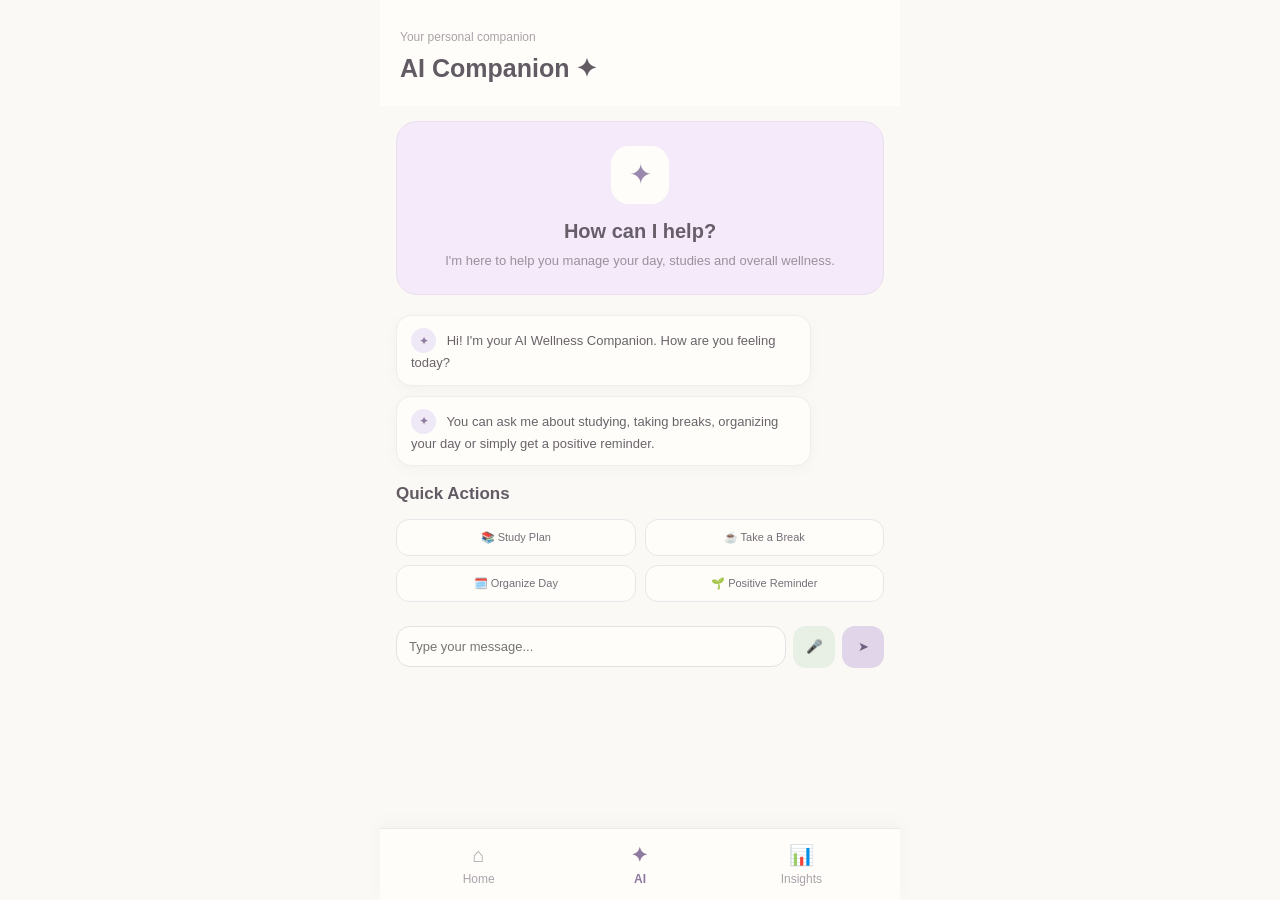
<file: ai.html>
<!DOCTYPE html>
<html lang="en">

<head>

    <meta charset="UTF-8">

    <meta
        name="viewport"
        content="width=device-width, initial-scale=1.0">

    <title>AI Companion</title>

    <link
        rel="stylesheet"
        href="style.css">

</head>


<body>


    <!-- ================= HEADER ================= -->

    <header class="screen-header">

        <p class="small-text">
            Your personal companion
        </p>

        <h1>
            AI Companion ✦
        </h1>

    </header>


    <!-- ================= INTRO ================= -->

    <div class="ai-intro">

        <div class="large-ai-icon">
            ✦
        </div>

        <h2>
            How can I help?
        </h2>

        <p>
            I'm here to help you manage your day,
            studies and overall wellness.
        </p>

    </div>


    <!-- ================= CHAT ================= -->

    <div
        class="chat-area"
        id="chatArea">


        <div class="ai-message">

            <span class="ai-avatar">
                ✦
            </span>

            <span>
                Hi! I'm your AI Wellness Companion.
                How are you feeling today?
            </span>

        </div>


        <div class="ai-message">

            <span class="ai-avatar">
                ✦
            </span>

            <span>
                You can ask me about studying,
                taking breaks, organizing your day
                or simply get a positive reminder.
            </span>

        </div>


    </div>


    <!-- ================= QUICK ACTIONS ================= -->

    <section class="section">

        <h2 class="section-title">
            Quick Actions
        </h2>


        <div class="quick-prompts">


            <button
                onclick="sendPrompt('Create a simple study plan')">

                📚 Study Plan

            </button>


            <button
                onclick="sendPrompt('I want to take a break')">

                ☕ Take a Break

            </button>


            <button
                onclick="sendPrompt('Help me organize my day')">

                🗓️ Organize Day

            </button>


            <button
                onclick="sendPrompt('Give me a positive reminder')">

                🌱 Positive Reminder

            </button>


        </div>

    </section>


    <!-- ================= CHAT INPUT ================= -->

    <div class="chat-input">


        <input
            type="text"
            id="messageInput"
            placeholder="Type your message..."
            onkeydown="handleEnter(event)"
        >


        <button
            class="mic"
            onclick="startVoice()">

            🎤

        </button>


        <button
            class="send"
            onclick="sendMessage()">

            ➤

        </button>


    </div>


    <!-- ================= BOTTOM NAV ================= -->

    <nav class="bottom-nav">


        <a
            href="home.html"
            class="nav-item">

            <span class="nav-icon">
                ⌂
            </span>

            <span class="nav-text">
                Home
            </span>

        </a>


        <a
            href="ai.html"
            class="nav-item active">

            <span class="nav-icon">
                ✦
            </span>

            <span class="nav-text">
                AI
            </span>

        </a>


        <a
            href="insights.html"
            class="nav-item">

            <span class="nav-icon">
                📊
            </span>

            <span class="nav-text">
                Insights
            </span>

        </a>


    </nav>


    <!-- ================= JAVASCRIPT ================= -->

    <script src="script.js"></script>

</body>

</html>
</file>
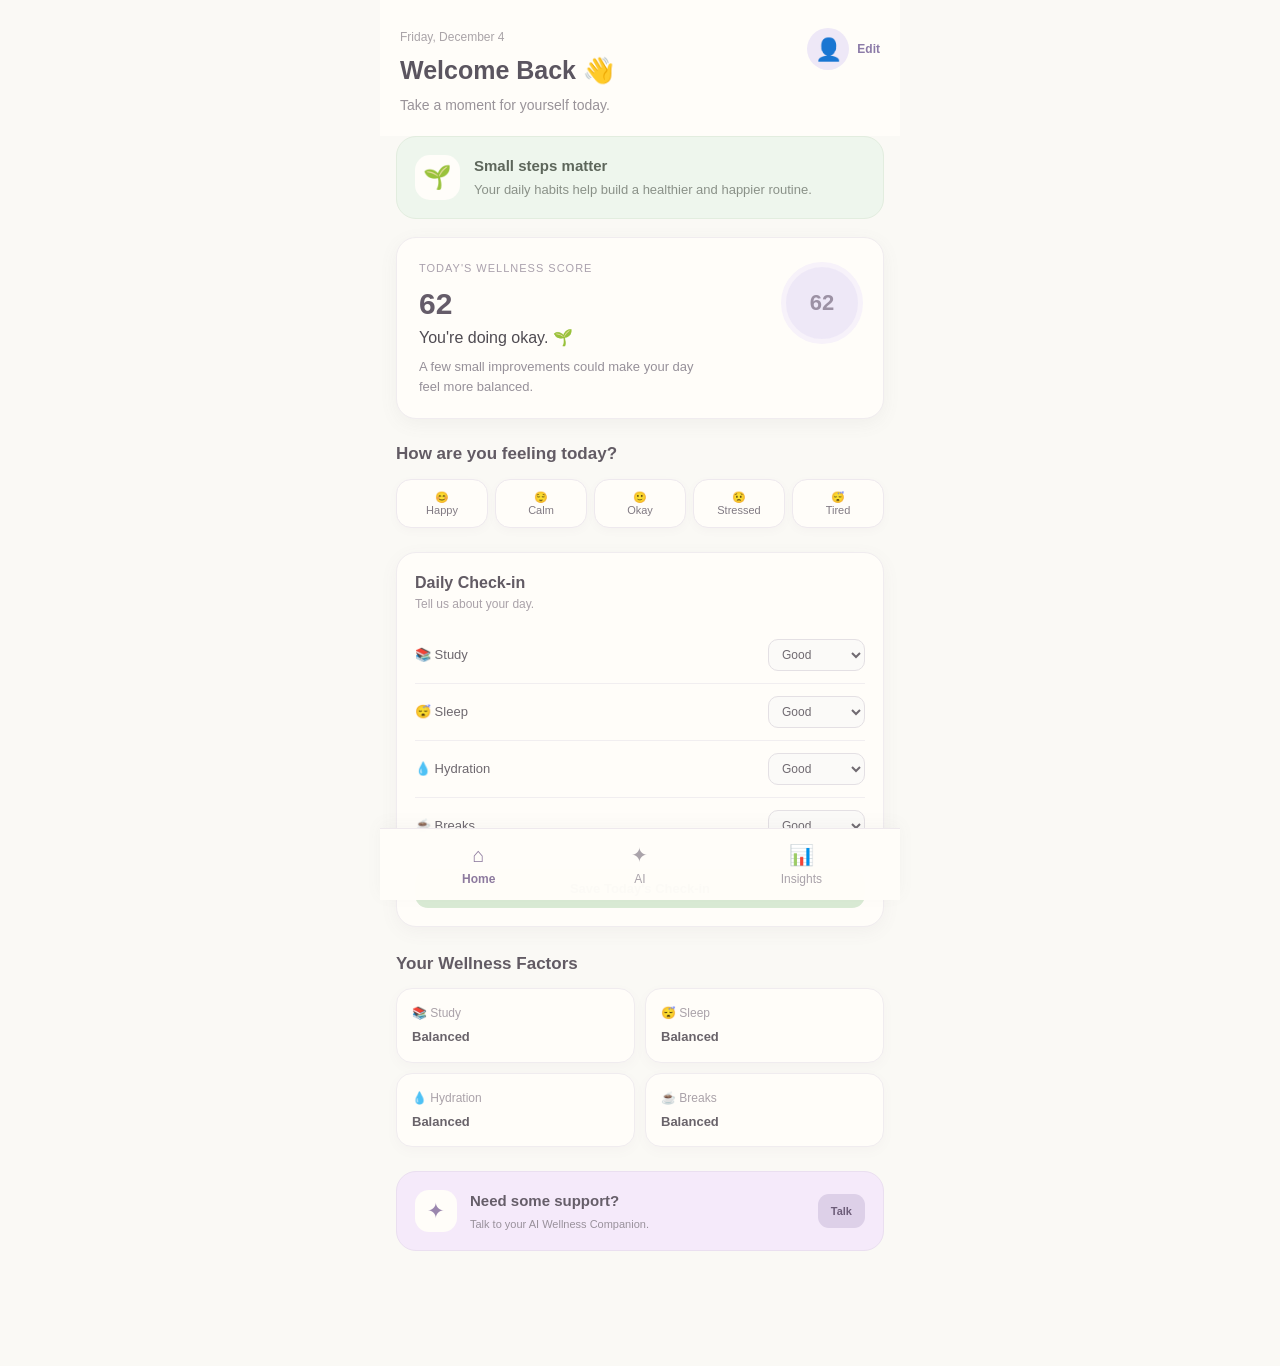
<file: home.html>
<!DOCTYPE html>
<html lang="en">

<head>
    <meta charset="UTF-8">
    <meta name="viewport" content="width=device-width, initial-scale=1.0">

    <title>AI Wellness Companion</title>

    <link rel="stylesheet" href="style.css">
</head>

<body>

    <!-- ================= HEADER ================= -->

    <header class="header">

        <p class="date" id="todayDate"></p>

        <h1>Welcome Back 👋</h1>

        <p class="subtitle">
            Take a moment for yourself today.
        </p>

        <!-- Profile -->

        <div class="profile-area">

            <div class="profile-avatar" id="profileAvatar">
                👤
            </div>

            <button
                class="edit-profile"
                onclick="editProfile()">
                Edit
            </button>

        </div>

    </header>


    <!-- ================= WELCOME CARD ================= -->

    <div class="welcome-card">

        <div class="welcome-icon">
            🌱
        </div>

        <div>
            <h3>Small steps matter</h3>

            <p>
                Your daily habits help build a healthier and
                happier routine.
            </p>
        </div>

    </div>


    <!-- ================= WELLNESS SCORE ================= -->

    <div class="score-card">

        <p class="section-label">
            Today's Wellness Score
        </p>

        <h2 id="wellnessScore">
            0 / 100
        </h2>

        <p
            id="scoreMessage">
            Let's check in with yourself.
        </p>

        <p
            class="score-description"
            id="scoreDescription">
            Your wellness score is based on your mood,
            study, sleep, hydration and breaks.
        </p>

        <div class="score-circle">

            <span id="scoreCircleValue">
                0
            </span>

        </div>

    </div>


    <!-- ================= MOOD ================= -->

    <section class="section">

        <h2 class="section-title">
            How are you feeling today?
        </h2>

        <div class="mood-container">

            <button
                class="mood-btn"
                data-mood="happy"
                onclick="selectMood(this)">
                😊<br>
                Happy
            </button>

            <button
                class="mood-btn"
                data-mood="calm"
                onclick="selectMood(this)">
                😌<br>
                Calm
            </button>

            <button
                class="mood-btn"
                data-mood="okay"
                onclick="selectMood(this)">
                🙂<br>
                Okay
            </button>

            <button
                class="mood-btn"
                data-mood="stressed"
                onclick="selectMood(this)">
                😟<br>
                Stressed
            </button>

            <button
                class="mood-btn"
                data-mood="tired"
                onclick="selectMood(this)">
                😴<br>
                Tired
            </button>

        </div>

    </section>


    <!-- ================= DAILY CHECK-IN ================= -->

    <section class="section">

        <div class="checkin-card">

            <div class="checkin-header">

                <h3>
                    Daily Check-in
                </h3>

                <p>
                    Tell us about your day.
                </p>

            </div>


            <!-- Study -->

            <div class="checkin-row">

                <label for="studyRating">
                    📚 Study
                </label>

                <select
                    id="studyRating"
                    onchange="updateWellnessScore()">

                    <option value="1">
                        Poor
                    </option>

                    <option value="2">
                        Okay
                    </option>

                    <option value="3"
                        selected>
                        Good
                    </option>

                    <option value="4">
                        Very Good
                    </option>

                    <option value="5">
                        Excellent
                    </option>

                </select>

            </div>


            <!-- Sleep -->

            <div class="checkin-row">

                <label for="sleepRating">
                    😴 Sleep
                </label>

                <select
                    id="sleepRating"
                    onchange="updateWellnessScore()">

                    <option value="1">
                        Poor
                    </option>

                    <option value="2">
                        Okay
                    </option>

                    <option value="3"
                        selected>
                        Good
                    </option>

                    <option value="4">
                        Very Good
                    </option>

                    <option value="5">
                        Excellent
                    </option>

                </select>

            </div>


            <!-- Hydration -->

            <div class="checkin-row">

                <label for="hydrationRating">
                    💧 Hydration
                </label>

                <select
                    id="hydrationRating"
                    onchange="updateWellnessScore()">

                    <option value="1">
                        Poor
                    </option>

                    <option value="2">
                        Okay
                    </option>

                    <option value="3"
                        selected>
                        Good
                    </option>

                    <option value="4">
                        Very Good
                    </option>

                    <option value="5">
                        Excellent
                    </option>

                </select>

            </div>


            <!-- Breaks -->

            <div class="checkin-row">

                <label for="breakRating">
                    ☕ Breaks
                </label>

                <select
                    id="breakRating"
                    onchange="updateWellnessScore()">

                    <option value="1">
                        Poor
                    </option>

                    <option value="2">
                        Okay
                    </option>

                    <option value="3"
                        selected>
                        Good
                    </option>

                    <option value="4">
                        Very Good
                    </option>

                    <option value="5">
                        Excellent
                    </option>

                </select>

            </div>


            <button
                class="save-checkin"
                onclick="saveCheckin()">

                Save Today's Check-in

            </button>

        </div>

    </section>


    <!-- ================= WELLNESS FACTORS ================= -->

    <section class="section">

        <h2 class="section-title">
            Your Wellness Factors
        </h2>

        <div class="factors">


            <div class="factor">

                <p class="factor-title">
                    📚 Study
                </p>

                <p
                    class="factor-status"
                    id="studyStatus">
                    Good
                </p>

            </div>


            <div class="factor">

                <p class="factor-title">
                    😴 Sleep
                </p>

                <p
                    class="factor-status"
                    id="sleepStatus">
                    Good
                </p>

            </div>


            <div class="factor">

                <p class="factor-title">
                    💧 Hydration
                </p>

                <p
                    class="factor-status"
                    id="hydrationStatus">
                    Good
                </p>

            </div>


            <div class="factor">

                <p class="factor-title">
                    ☕ Breaks
                </p>

                <p
                    class="factor-status"
                    id="breakStatus">
                    Good
                </p>

            </div>

        </div>

    </section>


    <!-- ================= AI ACTION ================= -->

    <div class="ai-action-card">

        <div class="ai-action-icon">
            ✦
        </div>

        <div>

            <h3>
                Need some support?
            </h3>

            <p>
                Talk to your AI Wellness Companion.
            </p>

        </div>

        <a
            href="ai.html"
            class="ai-action-button">

            Talk

        </a>

    </div>


    <!-- ================= BOTTOM NAV ================= -->

    <nav class="bottom-nav">

        <a
            href="home.html"
            class="nav-item active">

            <span class="nav-icon">
                ⌂
            </span>

            <span class="nav-text">
                Home
            </span>

        </a>


        <a
            href="ai.html"
            class="nav-item">

            <span class="nav-icon">
                ✦
            </span>

            <span class="nav-text">
                AI
            </span>

        </a>


        <a
            href="insights.html"
            class="nav-item">

            <span class="nav-icon">
                📊
            </span>

            <span class="nav-text">
                Insights
            </span>

        </a>

    </nav>


    <!-- ================= PROFILE MODAL ================= -->

    <div
        class="profile-modal hidden"
        id="profileModal">

        <div class="profile-modal-card">


            <div class="profile-modal-header">

                <h2>
                    Edit Profile
                </h2>

                <button
                    class="close-profile"
                    onclick="closeProfile()">

                    ×

                </button>

            </div>


            <input
                type="text"
                id="profileNameInput"
                class="profile-name-input"
                placeholder="Enter your name"
                onkeydown="handleProfileEnter(event)"
            >


            <div class="avatar-options">

                <button
                    class="avatar-option"
                    id="femaleAvatar"
                    onclick="selectAvatar('👩', this)">

                    👩

                </button>


                <button
                    class="avatar-option"
                    id="maleAvatar"
                    onclick="selectAvatar('👨', this)">

                    👨

                </button>

            </div>


            <div
                class="avatar-large"
                id="avatarLarge">

                👤

            </div>


            <div class="profile-buttons">

                <button
                    class="cancel-profile"
                    onclick="closeProfile()">

                    Cancel

                </button>


                <button
                    class="save-profile"
                    onclick="saveProfile()">

                    Save

                </button>

            </div>

        </div>

    </div>


    <!-- ================= JAVASCRIPT ================= -->

    <script src="script.js"></script>

</body>

</html>
</file>
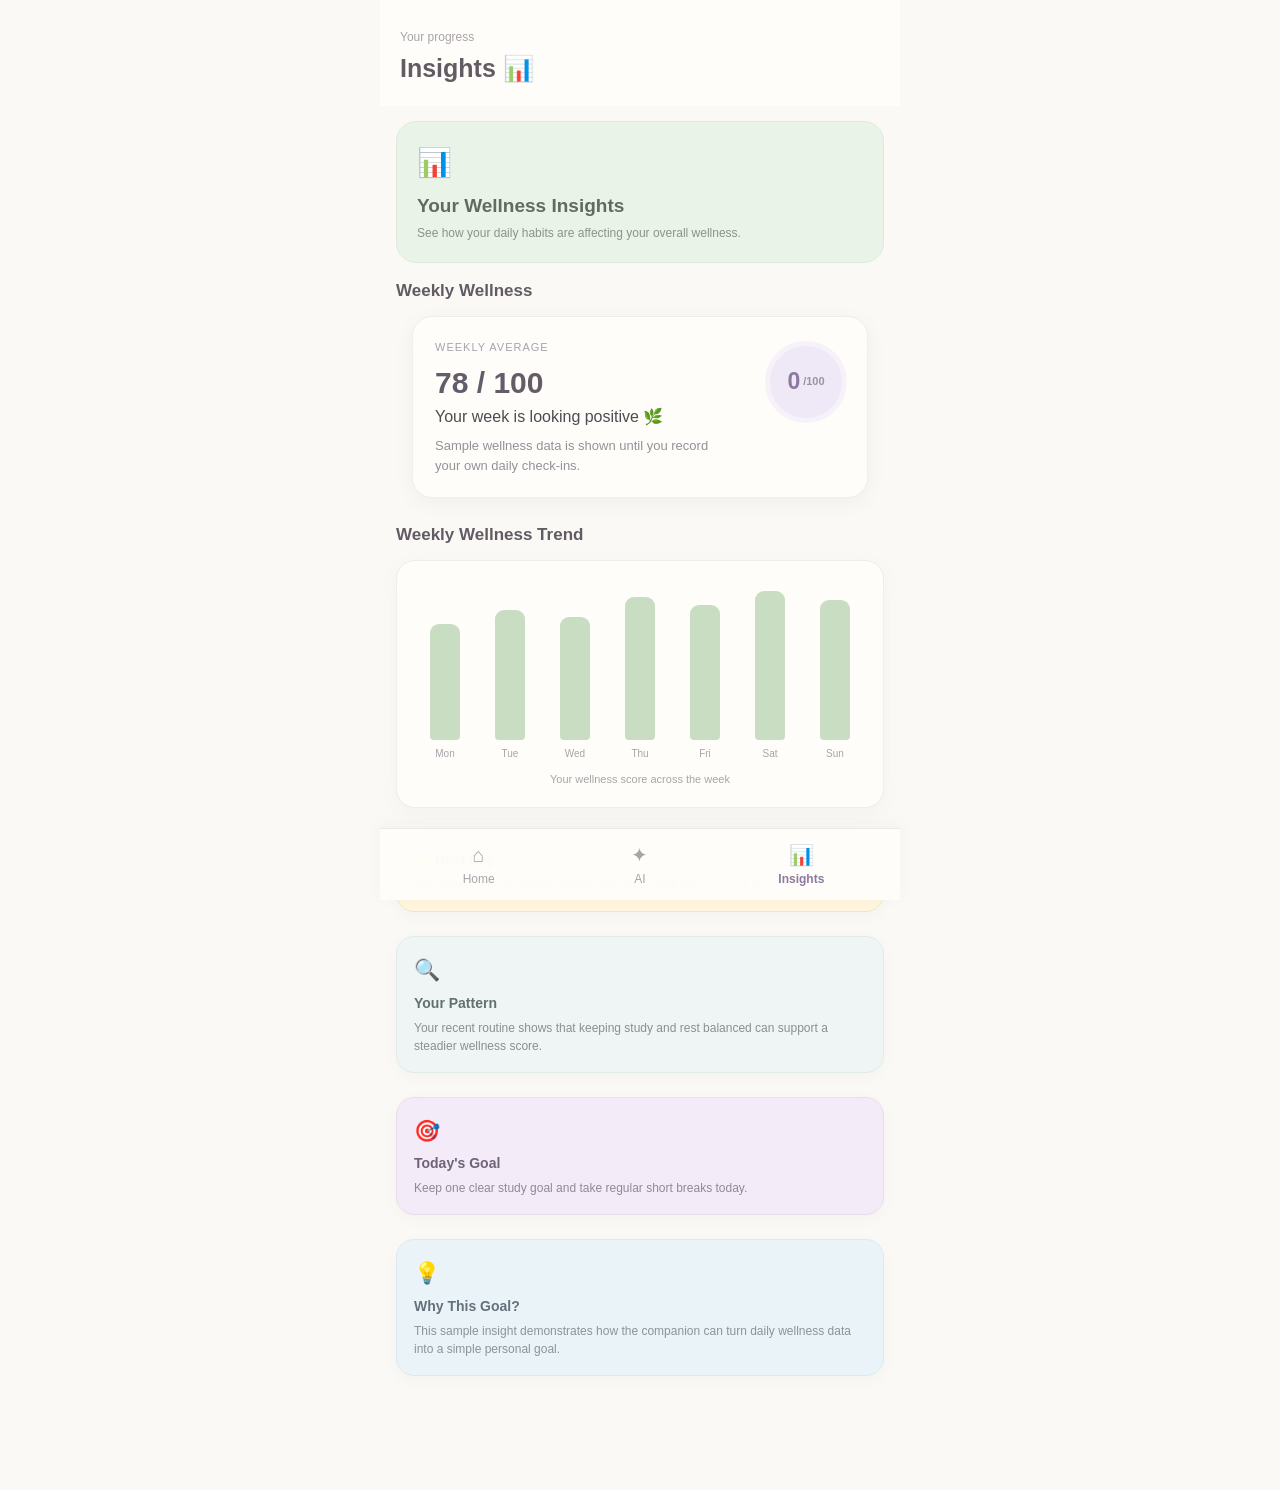
<file: insights.html>
<!DOCTYPE html>
<html lang="en">

<head>

    <meta charset="UTF-8">

    <meta
        name="viewport"
        content="width=device-width, initial-scale=1.0">

    <title>Wellness Insights</title>

    <link
        rel="stylesheet"
        href="style.css">

</head>


<body>


    <!-- ================= HEADER ================= -->

    <header class="screen-header">

        <p class="small-text">
            Your progress
        </p>

        <h1>
            Insights 📊
        </h1>

    </header>


    <!-- ================= INTRO ================= -->

    <div class="insight-intro">

        <div class="large-icon">
            📊
        </div>

        <h2>
            Your Wellness Insights
        </h2>

        <p>
            See how your daily habits are affecting
            your overall wellness.
        </p>

    </div>


    <!-- ================= WEEKLY WELLNESS ================= -->

    <section class="section">

        <h2 class="section-title">
            Weekly Wellness
        </h2>


        <div class="score-card">


            <p class="section-label">
                Weekly Average
            </p>


            <h2>
                <span id="weeklyScore">
                    0
                </span>
                / 100
            </h2>


            <p id="weeklyMessage">
                Keep checking in.
            </p>


            <p
                class="score-description"
                id="weeklyDescription">

                Your weekly wellness score
                is based on your daily habits.

            </p>


            <div class="score-circle">

                <strong id="weeklyScore">
                    0
                </strong>

                <span>
                    /100
                </span>

            </div>


        </div>

    </section>


    <!-- ================= WEEKLY TREND ================= -->

    <section class="section">

        <h2 class="section-title">
            Weekly Wellness Trend
        </h2>


        <div class="chart-card">


            <div class="bars">


                <!-- Monday -->

                <div class="bar-item">

                    <div
                        class="bar"
                        id="barMon">
                    </div>

                    <span>
                        Mon
                    </span>

                </div>


                <!-- Tuesday -->

                <div class="bar-item">

                    <div
                        class="bar"
                        id="barTue">
                    </div>

                    <span>
                        Tue
                    </span>

                </div>


                <!-- Wednesday -->

                <div class="bar-item">

                    <div
                        class="bar"
                        id="barWed">
                    </div>

                    <span>
                        Wed
                    </span>

                </div>


                <!-- Thursday -->

                <div class="bar-item">

                    <div
                        class="bar"
                        id="barThu">
                    </div>

                    <span>
                        Thu
                    </span>

                </div>


                <!-- Friday -->

                <div class="bar-item">

                    <div
                        class="bar"
                        id="barFri">
                    </div>

                    <span>
                        Fri
                    </span>

                </div>


                <!-- Saturday -->

                <div class="bar-item">

                    <div
                        class="bar"
                        id="barSat">
                    </div>

                    <span>
                        Sat
                    </span>

                </div>


                <!-- Sunday -->

                <div class="bar-item">

                    <div
                        class="bar"
                        id="barSun">
                    </div>

                    <span>
                        Sun
                    </span>

                </div>


            </div>


            <p class="chart-note">
                Your wellness score across the week
            </p>


        </div>

    </section>


    <!-- ================= BEST DAY ================= -->

    <section class="section">


        <div class="best-day-card">

            <h3>
                🌟 Best Day
            </h3>

            <p id="bestDay">
                Your best wellness day will appear here.
            </p>

        </div>


    </section>


    <!-- ================= PATTERN ================= -->

    <section class="section">


        <div class="pattern-card">

            <div class="card-icon">
                🔍
            </div>

            <h3>
                Your Pattern
            </h3>

            <p id="patternText">
                We're looking for patterns in your
                wellness data.
            </p>

        </div>


    </section>


    <!-- ================= GOAL ================= -->

    <section class="section">


        <div class="goal-card">

            <div class="card-icon">
                🎯
            </div>

            <h3>
                Today's Goal
            </h3>

            <p id="goalText">
                Complete your daily check-in
                and we'll create a personalized goal.
            </p>

        </div>


    </section>


    <!-- ================= WHY THIS GOAL ================= -->

    <section class="section">


        <div class="why-goal-card">

            <div class="card-icon">
                💡
            </div>

            <h3>
                Why This Goal?
            </h3>

            <p id="goalReason">
                Your goal is based on your recent
                wellness patterns.
            </p>

        </div>


    </section>


    <!-- ================= BOTTOM NAV ================= -->

    <nav class="bottom-nav">


        <a
            href="home.html"
            class="nav-item">

            <span class="nav-icon">
                ⌂
            </span>

            <span class="nav-text">
                Home
            </span>

        </a>


        <a
            href="ai.html"
            class="nav-item">

            <span class="nav-icon">
                ✦
            </span>

            <span class="nav-text">
                AI
            </span>

        </a>


        <a
            href="insights.html"
            class="nav-item active">

            <span class="nav-icon">
                📊
            </span>

            <span class="nav-text">
                Insights
            </span>

        </a>


    </nav>


    <!-- ================= JAVASCRIPT ================= -->

    <script src="script.js"></script>

</body>

</html>
</file>
<file: style.css>
/* ================================================= */
/* 🌷 AI WELLNESS COMPANION - PASTEL THEME */
/* ================================================= */

* {
    box-sizing: border-box;
    margin: 0;
    padding: 0;
}

body {
    font-family: Arial, Helvetica, sans-serif;
    background: #faf9f5;
    color: #4f4b52;
    line-height: 1.5;
    padding-bottom: 90px;
}

a {
    text-decoration: none;
    color: inherit;
}

button,
input,
select {
    font-family: inherit;
}

body {
    max-width: 520px;
    margin: 0 auto;
    min-height: 100vh;
}


/* ================================================= */
/* 🌸 HOME HEADER */
/* ================================================= */

.header {
    position: relative;
    padding: 28px 20px 20px;
    background: #fffdf9;
}

.date {
    font-size: 12px;
    color: #aaa4a8;
    margin-bottom: 6px;
}

.header h1 {
    font-size: 25px;
    font-weight: 700;
    color: #5b5560;
    margin-bottom: 5px;
}

.subtitle {
    font-size: 14px;
    color: #999399;
}


/* ================================================= */
/* 👩‍🎓 PROFILE */
/* ================================================= */

.profile-area {
    position: absolute;
    right: 20px;
    top: 28px;

    display: flex;
    align-items: center;
    gap: 8px;
}

.profile-avatar {
    width: 42px;
    height: 42px;

    border-radius: 50%;

    background: #eee8f7;

    display: flex;
    align-items: center;
    justify-content: center;

    font-size: 22px;
}

.edit-profile {
    border: none;
    background: transparent;

    color: #8c7ba8;

    font-size: 12px;
    font-weight: 600;

    cursor: pointer;
}


/* ================================================= */
/* 🌱 WELCOME CARD */
/* ================================================= */

.welcome-card {
    margin: 0 16px 18px;

    padding: 18px;

    border-radius: 20px;

    background: #eef6ed;

    display: flex;
    align-items: center;

    gap: 14px;

    border: 1px solid #e2eddf;
}

.welcome-icon {
    width: 45px;
    height: 45px;

    border-radius: 15px;

    background: #fffdf9;

    display: flex;
    align-items: center;
    justify-content: center;

    font-size: 23px;
}

.welcome-card h3 {
    color: #5d665b;
    font-size: 15px;
    margin-bottom: 2px;
}

.welcome-card p {
    font-size: 13px;
    color: #8a9188;
}


/* ================================================= */
/* 💜 WELLNESS SCORE */
/* ================================================= */

.score-card {
    margin: 0 16px 22px;

    padding: 22px;

    background: #fffdf9;

    border-radius: 20px;

    box-shadow:
        0 5px 18px rgba(120, 110, 120, 0.07);

    position: relative;

    border: 1px solid #f0ecef;
}

.section-label {
    font-size: 11px;

    color: #aaa1ad;

    text-transform: uppercase;

    letter-spacing: 1px;

    margin-bottom: 5px;
}

.score-card h2 {
    font-size: 30px;
    color: #655c69;
}

.score-description {
    margin-top: 7px;

    font-size: 13px;

    color: #969099;

    max-width: 280px;
}

.score-circle {
    position: absolute;

    right: 20px;
    top: 24px;

    width: 82px;
    height: 82px;

    border-radius: 50%;

    background: #eee8f7;

    display: flex;
    align-items: center;
    justify-content: center;

    flex-direction: row;

    gap: 3px;

    color: #8b79a7;

    font-weight: 700;

    border: 5px solid #f7f2fa;
}

#scoreCircleValue {
    font-size: 22px;
    white-space: nowrap;
}


/* ================================================= */
/* 🌷 SECTIONS */
/* ================================================= */

.section {
    padding: 0 16px;
    margin-bottom: 24px;
}

.section-title {
    font-size: 17px;

    font-weight: 700;

    margin-bottom: 12px;

    color: #625b64;
}


/* ================================================= */
/* 😊 MOOD */
/* ================================================= */

.mood-container {
    display: grid;

    grid-template-columns:
        repeat(5, 1fr);

    gap: 7px;
}

.mood-btn {
    border: 1px solid #eee9ee;

    background: #fffdf9;

    border-radius: 15px;

    padding: 11px 4px;

    font-size: 11px;

    color: #817a83;

    cursor: pointer;

    box-shadow:
        0 3px 9px rgba(120, 110, 120, 0.04);

    transition: 0.2s ease;
}

.mood-btn:hover {
    transform: translateY(-1px);
}

.mood-btn.selected {
    background: #f1eaf7;

    color: #806d98;

    font-weight: 600;

    border-color: #d9cce4;
}


/* ================================================= */
/* 📝 CHECK-IN */
/* ================================================= */

.checkin-card {
    background: #fffdf9;

    border-radius: 20px;

    padding: 18px;

    box-shadow:
        0 5px 18px rgba(120, 110, 120, 0.06);

    border: 1px solid #f0ecef;
}

.checkin-header {
    margin-bottom: 14px;
}

.checkin-header h3 {
    font-size: 16px;
    color: #625b64;
}

.checkin-header p {
    font-size: 12px;

    color: #aaa2a9;
}

.checkin-row {
    display: flex;

    align-items: center;

    justify-content: space-between;

    padding: 12px 0;

    border-bottom: 1px solid #f1eef0;
}

.checkin-row:last-of-type {
    border-bottom: none;
}

.checkin-row label {
    font-size: 13px;

    color: #6e686f;
}

.checkin-row select {
    border: 1px solid #e4e0e4;

    border-radius: 10px;

    padding: 7px 9px;

    background: #fbfaf8;

    color: #706a71;

    font-size: 12px;

    outline: none;
}

.save-checkin {
    width: 100%;

    margin-top: 15px;

    border: none;

    border-radius: 13px;

    padding: 12px;

    background: #d9ead4;

    color: #586653;

    font-size: 13px;

    font-weight: 600;

    cursor: pointer;
}

.save-checkin:hover {
    background: #cfe3ca;
}


/* ================================================= */
/* 🌿 WELLNESS FACTORS */
/* ================================================= */

.factors {
    display: grid;

    grid-template-columns:
        repeat(2, 1fr);

    gap: 10px;
}

.factor {
    background: #fffdf9;

    padding: 15px;

    border-radius: 16px;

    box-shadow:
        0 4px 12px rgba(120, 110, 120, 0.04);

    border: 1px solid #f0ecef;
}

.factor-title {
    font-size: 12px;

    color: #aaa2a9;

    margin-bottom: 5px;
}

.factor-status {
    font-size: 13px;

    color: #69636a;

    font-weight: 600;
}


/* ================================================= */
/* ✨ AI ACTION CARD */
/* ================================================= */

.ai-action-card {
    margin: 0 16px 25px;

    padding: 18px;

    border-radius: 20px;

    background: #f5eafa;

    display: flex;

    align-items: center;

    gap: 13px;

    border: 1px solid #eadff0;
}

.ai-action-icon {
    width: 42px;
    height: 42px;

    border-radius: 14px;

    background: #fffdf9;

    display: flex;

    align-items: center;

    justify-content: center;

    font-size: 21px;

    color: #9a86ae;
}

.ai-action-card > div:nth-child(2) {
    flex: 1;
}

.ai-action-card h3 {
    font-size: 15px;

    color: #665e69;

    margin-bottom: 3px;
}

.ai-action-card p {
    font-size: 11px;

    color: #99919b;
}

.ai-action-button {
    border: none;

    background: #ddd0e8;

    color: #6d5d79;

    padding: 9px 13px;

    border-radius: 11px;

    font-size: 11px;

    font-weight: 600;
}


/* ================================================= */
/* 🤖 AI HEADER */
/* ================================================= */

.screen-header {
    padding: 28px 20px 18px;

    background: #fffdf9;
}

.small-text {
    font-size: 12px;

    color: #aaa2a9;

    margin-bottom: 4px;
}

.screen-header h1 {
    font-size: 25px;

    color: #625b64;
}


/* ================================================= */
/* ✨ AI INTRO */
/* ================================================= */

.ai-intro {
    margin: 15px 16px;

    padding: 24px 18px;

    text-align: center;

    background: #f5eafa;

    border-radius: 21px;

    border: 1px solid #eadff0;
}

.large-ai-icon {
    width: 58px;
    height: 58px;

    margin: 0 auto 12px;

    border-radius: 18px;

    background: #fffdf9;

    display: flex;

    align-items: center;

    justify-content: center;

    font-size: 28px;

    color: #9b88ae;
}

.ai-intro h2 {
    font-size: 20px;

    color: #665e69;

    margin-bottom: 5px;
}

.ai-intro p {
    font-size: 13px;

    color: #99919b;
}


/* ================================================= */
/* 💬 CHAT */
/* ================================================= */

.chat-area {
    padding: 5px 16px;

    max-height: 330px;

    overflow-y: auto;
}

.ai-message {
    width: fit-content;

    max-width: 85%;

    background: #fffdf9;

    padding: 12px 14px;

    border-radius: 15px;

    margin-bottom: 10px;

    font-size: 13px;

    color: #69636a;

    box-shadow:
        0 3px 12px rgba(120, 110, 120, 0.05);

    border: 1px solid #f0ecef;
}

.ai-avatar {
    display: inline-flex;

    align-items: center;

    justify-content: center;

    margin-right: 7px;

    width: 25px;
    height: 25px;

    border-radius: 50%;

    background: #eee8f7;

    color: #8d7a9f;

    font-size: 12px;
}

.user-message {
    width: fit-content;

    max-width: 85%;

    margin-left: auto;

    margin-bottom: 10px;

    padding: 12px 14px;

    border-radius: 15px;

    background: #dcebd8;

    color: #596455;

    font-size: 13px;
}


/* ================================================= */
/* 🌼 QUICK ACTIONS */
/* ================================================= */

.quick-prompts {
    display: grid;

    grid-template-columns:
        repeat(2, 1fr);

    gap: 9px;
}

.quick-prompts button {
    border: 1px solid #ebe5eb;

    background: #fffdf9;

    padding: 11px 8px;

    border-radius: 13px;

    font-size: 11px;

    color: #756e77;

    cursor: pointer;

    transition: 0.2s ease;
}

.quick-prompts button:hover {
    background: #f7f1f8;
}


/* ================================================= */
/* 💬 CHAT INPUT */
/* ================================================= */

.chat-input {
    margin: 15px 16px;

    display: flex;

    align-items: center;

    gap: 7px;
}

.chat-input input {
    flex: 1;

    border: 1px solid #e5e0e5;

    border-radius: 14px;

    padding: 12px;

    outline: none;

    font-size: 13px;

    background: #fffdf9;
}

.mic,
.send {
    width: 42px;
    height: 42px;

    border: none;

    border-radius: 13px;

    cursor: pointer;

    display: flex;

    align-items: center;

    justify-content: center;
}

.mic {
    background: #e8f0e5;

    color: #6d7b68;
}

.send {
    background: #e0d5e9;

    color: #705f7c;
}


/* ================================================= */
/* 📊 INSIGHTS */
/* ================================================= */

.insight-intro {
    margin: 15px 16px;

    padding: 20px;

    background: #eaf3e7;

    border-radius: 20px;

    border: 1px solid #dfeadd;
}

.large-icon {
    font-size: 28px;

    margin-bottom: 8px;
}

.insight-intro h2 {
    font-size: 19px;

    color: #626b60;

    margin-bottom: 4px;
}

.insight-intro p {
    font-size: 12px;

    color: #8b9388;
}


/* ================================================= */
/* 📈 INSIGHTS SCORE */
/* ================================================= */

.header ~ .score-card {
    margin-top: 0;
}

.score-card .score-circle strong {
    font-size: 23px;

    white-space: nowrap;

    color: #8b79a0;
}

.score-card .score-circle span {
    font-size: 11px;

    white-space: nowrap;

    color: #9c91a4;
}


/* ================================================= */
/* 📊 GRAPH */
/* ================================================= */

.chart-card {
    background: #fffdf9;

    padding: 20px 15px;

    border-radius: 19px;

    box-shadow:
        0 5px 18px rgba(120, 110, 120, 0.05);

    border: 1px solid #f0ecef;
}

.bars {
    height: 180px;

    display: flex;

    align-items: flex-end;

    justify-content: space-between;

    gap: 9px;

    padding: 10px 5px 0;
}

.bar-item {
    flex: 1;

    height: 100%;

    display: flex;

    flex-direction: column;

    justify-content: flex-end;

    align-items: center;

    gap: 6px;
}

.bar {
    width: 100%;

    max-width: 30px;

    min-height: 12px;

    border-radius: 9px 9px 4px 4px;

    background: #c9ddc3;

    transition: height 0.5s ease;
}

.bar-item span {
    font-size: 10px;

    color: #aaa2a9;
}

.chart-note {
    margin-top: 10px;

    text-align: center;

    font-size: 11px;

    color: #aaa4a8;
}


/* ================================================= */
/* 🌟 BEST DAY */
/* ================================================= */

.best-day-card {
    margin-top: 14px;

    background: #fff5dc;

    padding: 17px;

    border-radius: 18px;

    box-shadow:
        0 4px 14px rgba(120, 110, 120, 0.04);

    border: 1px solid #f1e6ca;
}

.best-day-card h3 {
    font-size: 14px;

    color: #706657;

    margin-bottom: 5px;
}

.best-day-card p {
    font-size: 12px;

    color: #918876;
}


/* ================================================= */
/* 🔍 PATTERN */
/* ================================================= */

.pattern-card {
    margin-top: 14px;

    padding: 17px;

    border-radius: 18px;

    background: #eef5f4;

    box-shadow:
        0 4px 14px rgba(120, 110, 120, 0.04);

    border: 1px solid #e1ecea;
}

.pattern-card h3 {
    font-size: 14px;

    color: #63706e;

    margin-bottom: 5px;
}

.pattern-card p {
    font-size: 12px;

    color: #87918f;
}


/* ================================================= */
/* 🎯 GOAL */
/* ================================================= */

.goal-card {
    margin-top: 14px;

    padding: 17px;

    border-radius: 18px;

    background: #f4ebf8;

    box-shadow:
        0 4px 14px rgba(120, 110, 120, 0.04);

    border: 1px solid #e9ddec;
}

.goal-card h3 {
    font-size: 14px;

    color: #6f6277;

    margin-bottom: 5px;
}

.goal-card p {
    font-size: 12px;

    color: #928799;
}


/* ================================================= */
/* 💡 WHY GOAL */
/* ================================================= */

.why-goal-card {
    margin-top: 14px;

    padding: 17px;

    border-radius: 18px;

    background: #eaf3f8;

    box-shadow:
        0 4px 14px rgba(120, 110, 120, 0.04);

    border: 1px solid #dceaf0;
}

.why-goal-card h3 {
    font-size: 14px;

    color: #64717a;

    margin-bottom: 5px;
}

.why-goal-card p {
    font-size: 12px;

    color: #89949b;
}

.card-icon {
    font-size: 21px;

    margin-bottom: 7px;
}


/* ================================================= */
/* 🏠 BOTTOM NAVIGATION */
/* ================================================= */

.bottom-nav {
    position: fixed;

    bottom: 0;

    left: 50%;

    transform: translateX(-50%);

    width: 100%;

    max-width: 520px;

    height: 72px;

    background: rgba(255, 253, 249, 0.98);

    border-top: 1px solid #eee9ed;

    display: flex;

    align-items: center;

    justify-content: space-around;

    padding: 6px 18px;

    z-index: 1000;

    box-shadow:
        0 -4px 15px rgba(120, 110, 120, 0.05);
}


/* NAV ITEM */

.nav-item {
    flex: 1;

    height: 58px;

    display: flex;

    flex-direction: column;

    align-items: center;

    justify-content: center;

    gap: 4px;

    color: #aaa3aa;

    text-decoration: none;

    font-size: 12px;

    font-weight: 500;

    transition:
        color 0.2s ease,
        transform 0.2s ease;
}


/* NAV ICON */

.nav-icon {
    width: 26px;

    height: 26px;

    display: flex;

    align-items: center;

    justify-content: center;

    font-size: 20px;

    line-height: 1;
}


/* NAV TEXT */

.nav-text {
    font-size: 12px;

    line-height: 1.2;

    font-weight: 500;
}


/* ACTIVE */

.nav-item.active {
    color: #8d7a9e;

    font-weight: 600;
}

.nav-item.active .nav-text {
    font-weight: 600;
}


/* HOVER */

.nav-item:hover {
    color: #8d7a9e;

    transform: translateY(-1px);
}


/* ================================================= */
/* 👩 PROFILE MODAL */
/* ================================================= */

.profile-modal {
    position: fixed;

    inset: 0;

    background: rgba(80, 70, 80, 0.30);

    display: none;

    align-items: center;

    justify-content: center;

    padding: 20px;

    z-index: 2000;
}

.profile-modal.show {
    display: flex;
}

.profile-modal.hidden {
    display: none;
}

.profile-modal-card {
    width: 100%;

    max-width: 360px;

    background: #fffdf9;

    border-radius: 22px;

    padding: 22px;

    box-shadow:
        0 15px 50px rgba(80, 70, 80, 0.15);
}

.profile-modal-header {
    display: flex;

    align-items: center;

    justify-content: space-between;

    margin-bottom: 18px;
}

.profile-modal-header h2 {
    font-size: 18px;

    color: #625b64;
}

.close-profile {
    border: none;

    background: #f0ecef;

    width: 32px;
    height: 32px;

    border-radius: 50%;

    cursor: pointer;

    font-size: 17px;

    color: #756e77;
}

.profile-name-input {
    width: 100%;

    padding: 12px;

    border: 1px solid #e5e0e5;

    border-radius: 11px;

    outline: none;

    margin-bottom: 16px;

    font-size: 13px;

    background: #fffdf9;
}

.avatar-options {
    display: flex;

    gap: 12px;

    margin-bottom: 18px;
}

.avatar-option {
    flex: 1;

    border: 2px solid #eee9ee;

    background: #faf8f5;

    border-radius: 14px;

    padding: 13px;

    font-size: 28px;

    cursor: pointer;
}

.avatar-option.selected {
    border-color: #d5c5df;

    background: #f3ebf7;
}

.avatar-large {
    text-align: center;

    font-size: 40px;

    margin-bottom: 15px;
}

.profile-buttons {
    display: flex;

    gap: 9px;
}

.cancel-profile,
.save-profile {
    flex: 1;

    border: none;

    padding: 11px;

    border-radius: 11px;

    cursor: pointer;

    font-size: 12px;

    font-weight: 600;
}

.cancel-profile {
    background: #f0ecef;

    color: #756e77;
}

.save-profile {
    background: #d9ead4;

    color: #5d6a58;
}


/* ================================================= */
/* 📱 MOBILE */
/* ================================================= */

@media (max-width: 600px) {

    body {
        width: 100%;
    }

    .header {
        padding: 24px 16px 18px;
    }

    .header h1 {
        font-size: 23px;
    }

    .profile-area {
        right: 16px;
        top: 23px;
    }

    .welcome-card {
        margin-left: 14px;
        margin-right: 14px;
    }

    .score-card {
        margin-left: 14px;
        margin-right: 14px;
    }

    .section {
        padding-left: 14px;
        padding-right: 14px;
    }

    .ai-action-card {
        margin-left: 14px;
        margin-right: 14px;
    }


    /* BOTTOM NAV */

    .bottom-nav {
        height: 68px;

        padding: 5px 12px;
    }

    .nav-item {
        height: 58px;

        font-size: 11px;

        gap: 3px;
    }

    .nav-icon {
        width: 25px;

        height: 25px;

        font-size: 20px;
    }

    .nav-text {
        font-size: 11px;
    }


    /* MOOD */

    .mood-container {
        gap: 5px;
    }

    .mood-btn {
        padding: 10px 2px;

        font-size: 10px;
    }


    /* FACTORS */

    .factors {
        gap: 8px;
    }

    .factor {
        padding: 13px;
    }


    /* GRAPH */

    .bars {
        gap: 6px;
    }

    .bar {
        max-width: 26px;
    }

}
</file>
